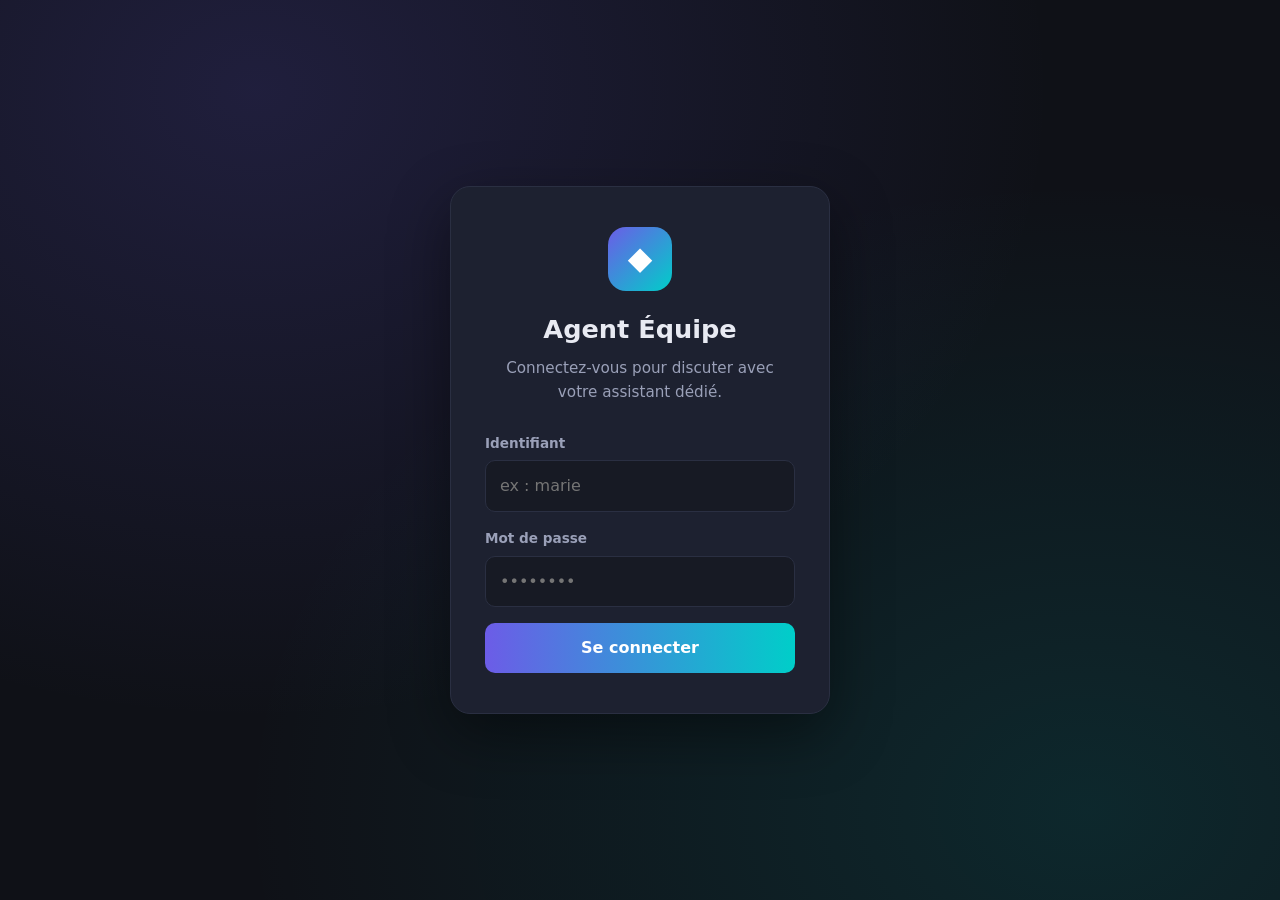
<file: index.html>
<!DOCTYPE html>
<html lang="fr">
<head>
  <meta charset="UTF-8" />
  <meta name="viewport" content="width=device-width, initial-scale=1.0" />
  <title>Agent Équipe — Connexion</title>
  <link rel="stylesheet" href="style.css" />
</head>
<body class="login-body">

  <main class="login-card">
    <div class="login-logo">◆</div>
    <h1>Agent Équipe</h1>
    <p class="login-sub">Connectez-vous pour discuter avec votre assistant dédié.</p>

    <form id="login-form" autocomplete="off">
      <label>
        <span>Identifiant</span>
        <input type="text" name="username" id="username" placeholder="ex : marie" required />
      </label>
      <label>
        <span>Mot de passe</span>
        <input type="password" name="password" id="password" placeholder="••••••••" required />
      </label>
      <button type="submit" class="btn primary" id="login-btn">Se connecter</button>
      <p id="login-error" class="login-error" hidden></p>
    </form>
  </main>

  <script>
    const form = document.getElementById("login-form");
    const errEl = document.getElementById("login-error");
    const btn = document.getElementById("login-btn");

    form.addEventListener("submit", async (e) => {
      e.preventDefault();
      errEl.hidden = true;
      btn.disabled = true;
      btn.textContent = "Connexion…";
      try {
        const res = await fetch("/api/team/login", {
          method: "POST",
          headers: { "Content-Type": "application/json" },
          body: JSON.stringify({
            username: document.getElementById("username").value.trim(),
            password: document.getElementById("password").value,
          }),
        });
        const data = await res.json();
        if (!res.ok) {
          throw new Error(data.error || "Échec de la connexion");
        }
        window.location.href = "/app.html";
      } catch (err) {
        errEl.textContent = "❌ " + err.message;
        errEl.hidden = false;
        btn.disabled = false;
        btn.textContent = "Se connecter";
      }
    });
  </script>
</body>
</html>
</file>
<file: style.css>
/* ===== Base & variables ===== */
:root {
  --bg: #0f1117;
  --bg-soft: #171a24;
  --card: #1d2130;
  --border: #2a2f42;
  --text: #e8eaf2;
  --muted: #9aa0b8;
  --accent: #6c5ce7;
  --accent-2: #00cec9;
  --danger: #ff6b6b;
  --ok: #2ecc71;
  --radius: 14px;
}

* { margin: 0; padding: 0; box-sizing: border-box; }

body {
  font-family: "Segoe UI", system-ui, -apple-system, sans-serif;
  background: var(--bg);
  color: var(--text);
  line-height: 1.6;
}

button { font: inherit; }

/* ===== Page de connexion ===== */
.login-body {
  min-height: 100vh;
  display: flex;
  align-items: center;
  justify-content: center;
  padding: 24px;
  background:
    radial-gradient(ellipse at 20% 10%, rgba(108, 92, 231, 0.18), transparent 55%),
    radial-gradient(ellipse at 85% 90%, rgba(0, 206, 201, 0.12), transparent 55%),
    var(--bg);
}

.login-card {
  width: 100%;
  max-width: 380px;
  background: var(--card);
  border: 1px solid var(--border);
  border-radius: 20px;
  padding: 40px 34px;
  text-align: center;
  box-shadow: 0 20px 60px rgba(0, 0, 0, 0.45);
}

.login-logo {
  width: 64px; height: 64px;
  margin: 0 auto 18px;
  border-radius: 18px;
  display: flex; align-items: center; justify-content: center;
  font-size: 2rem;
  background: linear-gradient(135deg, var(--accent), var(--accent-2));
  color: #fff;
}

.login-card h1 { font-size: 1.6rem; margin-bottom: 6px; }

.login-sub { color: var(--muted); font-size: 0.95rem; margin-bottom: 28px; }

.login-card form { display: flex; flex-direction: column; gap: 16px; text-align: left; }

.login-card label { display: flex; flex-direction: column; gap: 6px; }

.login-card label span { font-size: 0.85rem; color: var(--muted); font-weight: 600; }

.login-card input {
  padding: 12px 14px;
  border-radius: 10px;
  border: 1px solid var(--border);
  background: var(--bg-soft);
  color: var(--text);
  font: inherit;
  outline: none;
  transition: border-color 0.2s;
}

.login-card input:focus { border-color: var(--accent); }

.login-error { color: var(--danger); font-size: 0.9rem; }

/* ===== Boutons ===== */
.btn {
  border: none;
  border-radius: 10px;
  padding: 12px 20px;
  font-weight: 600;
  cursor: pointer;
  transition: transform 0.15s, box-shadow 0.15s, background 0.2s;
}

.btn:hover { transform: translateY(-1px); }
.btn:disabled { opacity: 0.55; cursor: wait; transform: none; }

.btn.primary {
  background: linear-gradient(90deg, var(--accent), var(--accent-2));
  color: #fff;
}

.btn.danger { background: var(--danger); color: #fff; }

.link-btn {
  background: none;
  border: none;
  color: var(--muted);
  cursor: pointer;
  font-size: 0.9rem;
  padding: 8px;
}
.link-btn:hover { color: var(--danger); }

/* ===== Layout app ===== */
.app-layout {
  display: flex;
  height: 100vh;
  overflow: hidden;
}

/* ===== Sidebar ===== */
.sidebar {
  width: 280px;
  flex-shrink: 0;
  background: var(--bg-soft);
  border-right: 1px solid var(--border);
  display: flex;
  flex-direction: column;
}

.sidebar-head { padding: 18px 16px 10px; }

.brand { font-weight: 800; font-size: 1.05rem; }

.who {
  color: var(--muted);
  font-size: 0.82rem;
  margin-top: 4px;
}

.new-chat {
  margin: 8px 14px 12px;
  background: transparent;
  border: 1px dashed var(--border);
  color: var(--text);
  text-align: left;
}
.new-chat:hover { border-color: var(--accent); color: var(--accent); }

.session-list {
  flex: 1;
  overflow-y: auto;
  padding: 0 10px 10px;
  display: flex;
  flex-direction: column;
  gap: 4px;
}

.session-item {
  padding: 10px 12px;
  border-radius: 10px;
  cursor: pointer;
  color: var(--muted);
  font-size: 0.9rem;
  white-space: nowrap;
  overflow: hidden;
  text-overflow: ellipsis;
  border: 1px solid transparent;
}

.session-item:hover { background: var(--card); color: var(--text); }

.session-item.active {
  background: var(--card);
  color: var(--text);
  border-color: var(--border);
}

.session-item .del {
  float: right;
  opacity: 0;
  color: var(--danger);
  padding: 0 4px;
}
.session-item:hover .del { opacity: 1; }

.sidebar-foot {
  border-top: 1px solid var(--border);
  padding: 8px 14px;
  display: flex;
  justify-content: flex-end;
}

/* ===== Chat principal ===== */
.chat-main {
  flex: 1;
  display: flex;
  flex-direction: column;
  min-width: 0;
  position: relative;
}

.chat-head {
  display: flex;
  align-items: center;
  gap: 12px;
  padding: 14px 20px;
  border-bottom: 1px solid var(--border);
  background: var(--bg-soft);
}

.burger { display: none; background: none; border: none; color: var(--text); font-size: 1.3rem; cursor: pointer; }

.chat-title {
  font-weight: 700;
  flex: 1;
  white-space: nowrap;
  overflow: hidden;
  text-overflow: ellipsis;
}

.status-chip {
  font-size: 0.78rem;
  color: var(--muted);
  background: var(--card);
  border: 1px solid var(--border);
  padding: 4px 12px;
  border-radius: 999px;
}

/* ===== Messages ===== */
.messages {
  flex: 1;
  overflow-y: auto;
  padding: 24px;
  display: flex;
  flex-direction: column;
  gap: 14px;
}

.empty-state {
  margin: auto;
  text-align: center;
  color: var(--muted);
}

.empty-icon { font-size: 3rem; margin-bottom: 10px; }

.msg {
  max-width: 760px;
  width: fit-content;
  padding: 12px 16px;
  border-radius: var(--radius);
  font-size: 0.95rem;
  white-space: pre-wrap;
  word-wrap: break-word;
}

.msg.user {
  align-self: flex-end;
  background: linear-gradient(135deg, var(--accent), #8b7bf0);
  color: #fff;
  border-bottom-right-radius: 4px;
}

.msg.assistant {
  align-self: flex-start;
  background: var(--card);
  border: 1px solid var(--border);
  border-bottom-left-radius: 4px;
}

.msg.assistant.tool-note {
  font-size: 0.8rem;
  color: var(--muted);
  background: transparent;
  border: 1px dashed var(--border);
  padding: 6px 12px;
}

.msg.error { color: var(--danger); }

.typing-dots::after {
  content: "…";
  animation: blink 1.2s infinite;
}

@keyframes blink { 50% { opacity: 0.3; } }

/* ===== Composer ===== */
.composer-wrap { padding: 14px 24px 18px; border-top: 1px solid var(--border); background: var(--bg-soft); }

.composer {
  display: flex;
  gap: 10px;
  align-items: flex-end;
  max-width: 900px;
  margin: 0 auto;
}

#composer {
  flex: 1;
  resize: none;
  max-height: 160px;
  padding: 12px 16px;
  border-radius: 12px;
  border: 1px solid var(--border);
  background: var(--card);
  color: var(--text);
  font: inherit;
  outline: none;
  transition: border-color 0.2s;
}

#composer:focus { border-color: var(--accent); }

.send-btn, .cancel-btn { padding: 12px 18px; }

.composer-hint {
  text-align: center;
  color: var(--muted);
  font-size: 0.78rem;
  margin-top: 8px;
}

/* ===== Responsive ===== */
@media (max-width: 760px) {
  .sidebar {
    position: fixed;
    inset: 0 auto 0 0;
    z-index: 20;
    transform: translateX(-100%);
    transition: transform 0.25s;
    box-shadow: 10px 0 40px rgba(0,0,0,0.5);
  }
  .sidebar.open { transform: translateX(0); }
  .burger { display: block; }
  .messages { padding: 14px; }
  .composer-wrap { padding: 10px 12px 12px; }
  .msg { max-width: 90%; }
}
</file>
